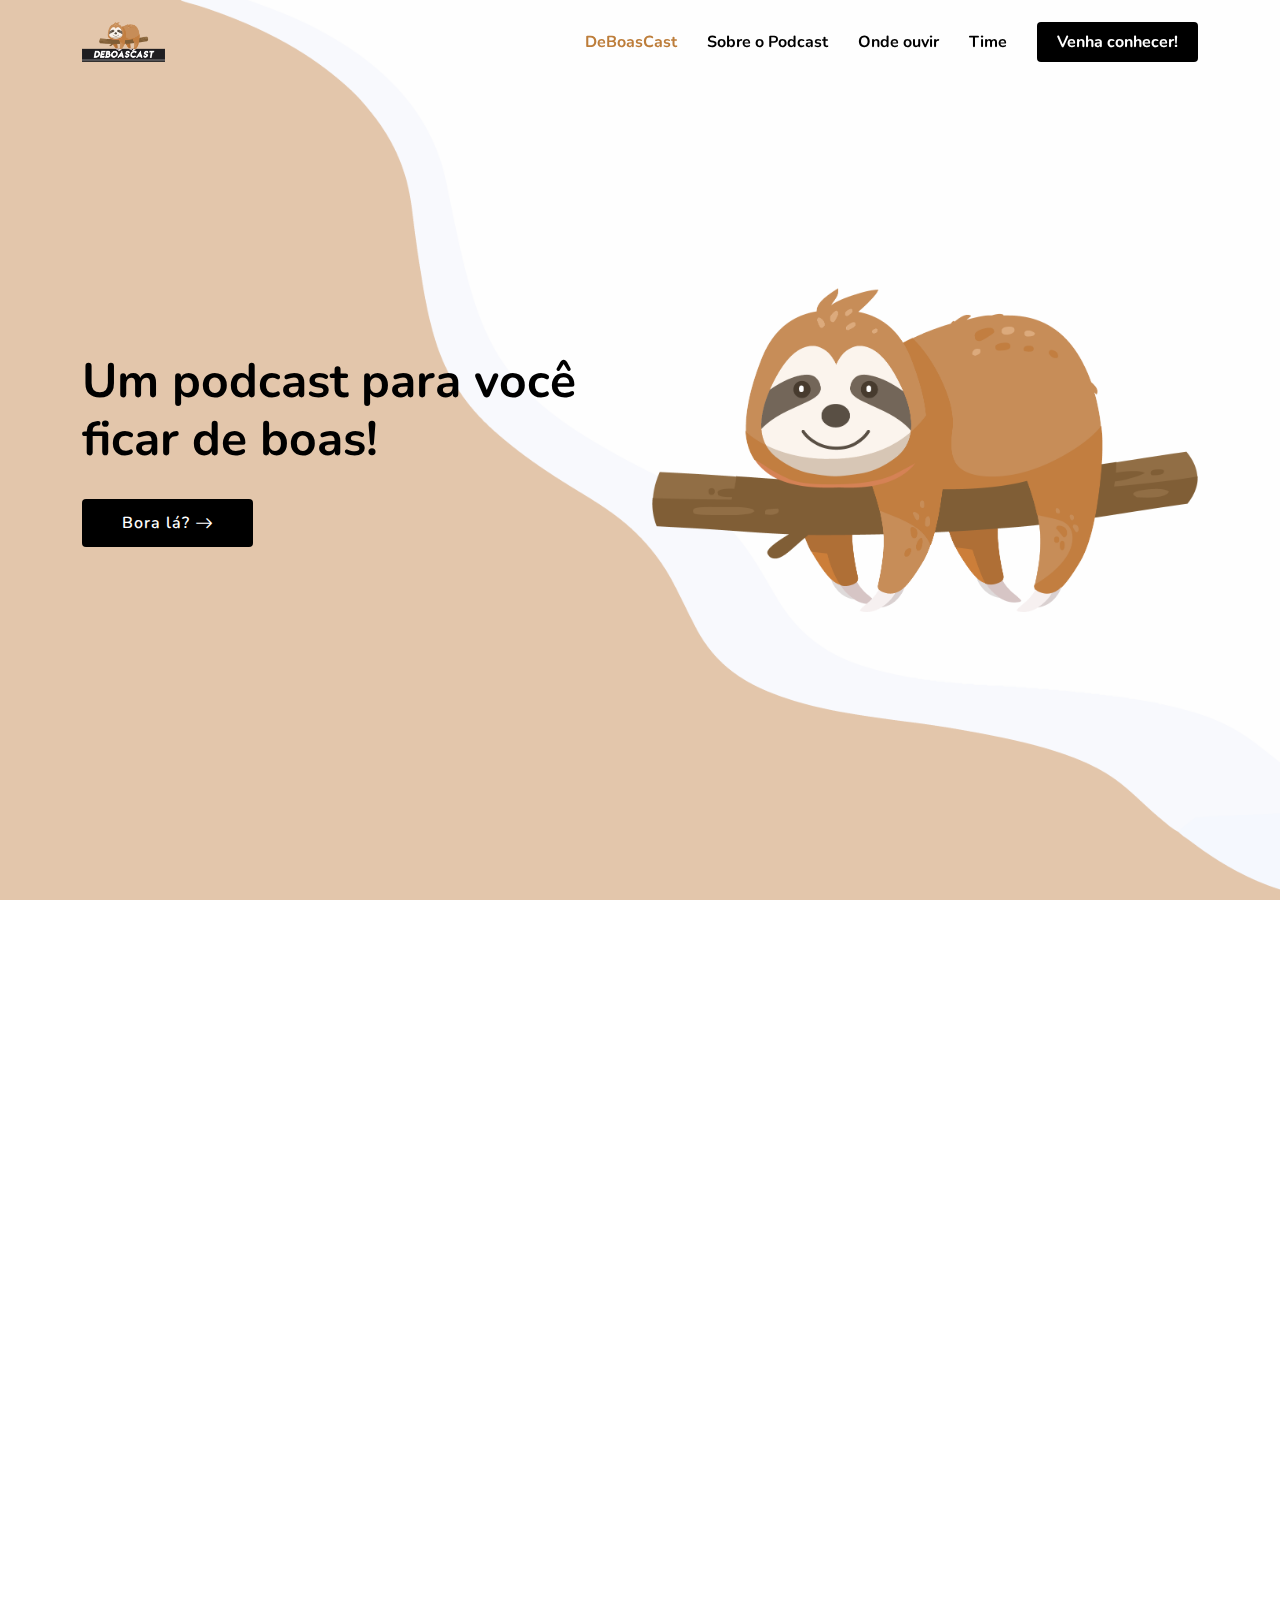
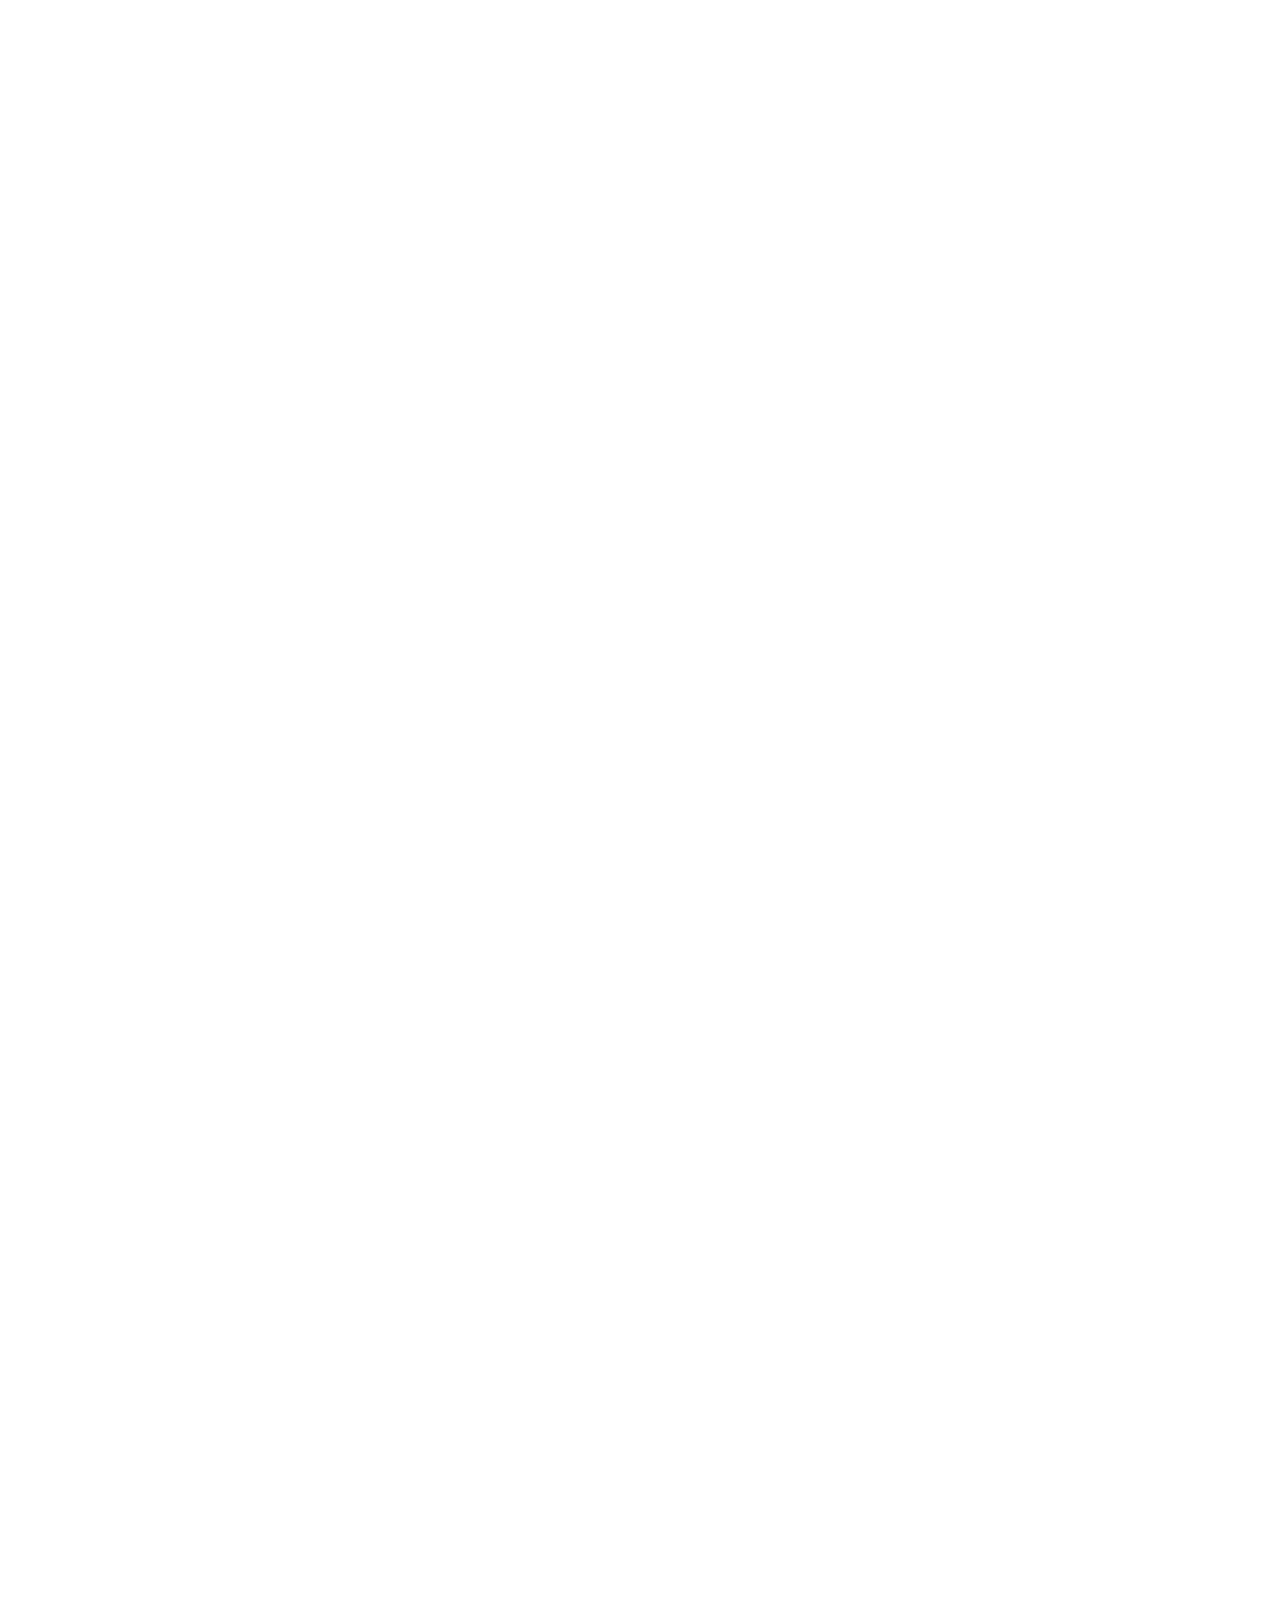
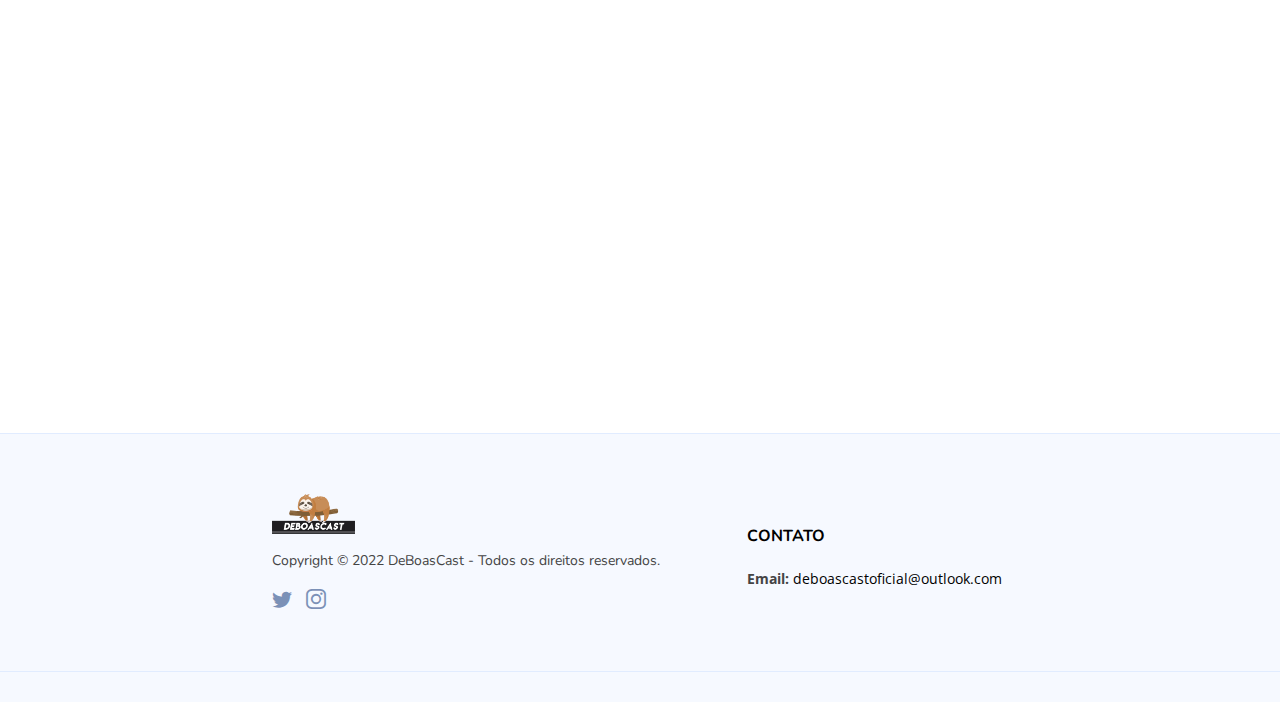
<file: index.html>
<!DOCTYPE html>
<html lang="pt-br">

<head>



  <meta charset="utf-8">
  <meta content="width=device-width, initial-scale=1.0" name="viewport">

  <title>DeBoasCast</title>
  <meta content="" name="description">
  <meta content="" name="keywords">

  <!-- Favicons -->
  <link href="assets/img/favicon.png" rel="icon">
  <link href="assets/img/logo.png" rel="logo">

  <!-- Google Fonts -->
  <link
    href="https://fonts.googleapis.com/css?family=Open+Sans:300,300i,400,400i,600,600i,700,700i|Nunito:300,300i,400,400i,600,600i,700,700i|Poppins:300,300i,400,400i,500,500i,600,600i,700,700i"
    rel="stylesheet">

  <!-- Vendor CSS Files -->
  <link href="assets/vendor/aos/aos.css" rel="stylesheet">
  <link href="assets/vendor/bootstrap/css/bootstrap.min.css" rel="stylesheet">
  <link href="assets/vendor/bootstrap-icons/bootstrap-icons.css" rel="stylesheet">
  <link href="assets/vendor/glightbox/css/glightbox.min.css" rel="stylesheet">
  <link href="assets/vendor/remixicon/remixicon.css" rel="stylesheet">
  <link href="assets/vendor/swiper/swiper-bundle.min.css" rel="stylesheet">

  <!-- Template Main CSS File -->
  <link href="assets/css/style.css" rel="stylesheet">

  <!-- Google tag (gtag.js) -->
  <script async src="https://www.googletagmanager.com/gtag/js?id=G-7PP4L8VK65"></script>
  <script>
    window.dataLayer = window.dataLayer || [];
    function gtag() { dataLayer.push(arguments); }
    gtag('js', new Date());

    gtag('config', 'G-7PP4L8VK65');
  </script>


</head>

<body>

  <!-- ======= Header ======= -->
  <header id="header" class="header fixed-top">
    <div class="container-fluid container-xl d-flex align-items-center justify-content-between">

      <a href="index.html" class="logo d-flex align-items-center">
        <img src="assets/img/logo.png" alt="">
      </a>

      <nav id="navbar" class="navbar">
        <ul>
          <li><a class="nav-link scrollto active" href="#hero">DeBoasCast</a></li>
          <li><a class="nav-link scrollto" href="#about">Sobre o Podcast</a></li>
          <li><a class="nav-link scrollto" href="#services">Onde ouvir</a></li>
          <li><a class="nav-link scrollto" href="#team">Time</a></li>
          <li><a class="getstarted scrollto" href="#services">Venha conhecer!</a></li>
        </ul>
        <i class="bi bi-list mobile-nav-toggle"></i>
      </nav><!-- .navbar -->

    </div>
  </header><!-- End Header -->

  <!-- ======= Hero Section ======= -->
  <section id="hero" class="hero d-flex align-items-center">

    <div class="container">
      <div class="row">
        <div class="col-lg-6 d-flex flex-column justify-content-center">
          <h1 data-aos="fade-up">Um podcast para você ficar de boas!</h1>
          <div data-aos="fade-up" data-aos-delay="600">
            <div class="text-center text-lg-start">
              <a href="#about"
                class="btn-get-started scrollto d-inline-flex align-items-center justify-content-center align-self-center">
                <span>Bora lá?</span>
                <i class="bi bi-arrow-right"></i>
              </a>
            </div>
          </div>
        </div>
        <div class="col-lg-6 hero-img" data-aos="zoom-out" data-aos-delay="200">
          <img src="assets/img/deboascast.png" class="img-fluid" alt="">
        </div>
      </div>
    </div>

  </section><!-- End Hero -->

  <main id="main">
    <!-- ======= About Section ======= -->
    <section id="about" class="about">

      <div class="container" data-aos="fade-up">
        <div class="row gx-0">

          <div class="col-lg-6 d-flex flex-column justify-content-center" data-aos="fade-up" data-aos-delay="200">
            <div class="content">
              <h3>Sobre o podcast</h3>
              <h2>Aquela boa conversa entre amigos</h2>
              <p>
                DeboasCast é um podcast em que a risada é garantida. Um papo solto, sem perder o fio. Com leveza,
                criamos conversas autênticas sobre os mais diversos temas.
              </p>
            </div>
          </div>

          <div class="col-lg-6 d-flex align-items-center" data-aos="zoom-out" data-aos-delay="200">
            <img src="assets/img/about.jpg" class="img-fluid" alt="">
          </div>

        </div>
      </div>

    </section><!-- End About Section -->

    <!-- ======= Services Section ======= -->
    <section id="services" class="services">

      <div class="container" data-aos="fade-up">

        <header class="section-header">
          <p>Estamos nas principais plataformas de podcast!</p>
        </header>

        <div class="row gy-4">

          <div class="col-lg-4 col-md-6" data-aos="fade-up" data-aos-delay="200">
            <div class="service-box blue">
              <img src="assets/img/spotify.png" alt="Logo Deezer">
              <br><br><br>
              <h3>Spotify</h3>
              <p>Não se esqueça de seguir o <strong>DeBoasCast</strong> para ser notificado sempre que tiver um episódio
                novo.</p>
              <a href="https://open.spotify.com/show/2kVSVNkNTw2prxW7HHqRiY" target="_blank"
                class="read-more"><span>Clique para ouvir</span> <i class="bi bi-arrow-right"></i></a>
            </div>
          </div>

          <div class="col-lg-4 col-md-6" data-aos="fade-up" data-aos-delay="300">
            <div class="service-box orange">
              <img src="assets/img/deezer.png" alt="Logo Deezer">
              <br><br><br>
              <h3>Deezer</h3>
              <p>Não se esqueça de seguir o <strong>DeBoasCast</strong> para ser notificado sempre que tiver um episódio
                novo.</p>
              <a href="https://www.deezer.com/br/show/1215762" target="_blank" class="read-more"><span>Clique para
                  ouvir</span> <i class="bi bi-arrow-right"></i></a>
            </div>
          </div>

          <div class="col-lg-4 col-md-6" data-aos="fade-up" data-aos-delay="400">
            <div class="service-box green">
              <img src="assets/img/googlePodcasts.png" alt="Logo Google Podcast">
              <br><br><br>
              <h3>Google Podcast</h3>
              <p>Não se esqueça de seguir o <strong>DeBoasCast</strong> para ser notificado sempre que tiver um episódio
                novo.</p>
              <a href="https://podcasts.google.com/feed/aHR0cDovL3Jzcy5jYXN0Ym94LmZtL2V2ZXJlc3QvYjdmNjM5ZDdiN2ZmNGRjMDgyZWZkNWFkYTFkZWQzZjgueG1s"
                target="_blank" class="read-more"><span>Clique para ouvir</span> <i class="bi bi-arrow-right"></i></a>
            </div>
          </div>



        </div>

        <br><br><br>

        <header class="section-header">
          <p>Ou se quiser, pode ouvir por aqui!</p>
        </header>

        <iframe src="https://castbox.fm/app/castbox/player/id2850572?v=8.22.11&autoplay=0" frameborder="0" width="100%"
          height="500"></iframe>

      </div>

    </section><!-- End Services Section -->

    <!-- ======= Team Section ======= -->
    <section id="team" class="team">

      <div class="container" data-aos="fade-up">

        <header class="section-header">
          <p>Nosso time</p>
        </header>

        <div class="row gy-4 align-items-center justify-content-center">

          <div class="col-lg-3 col-md-6 d-flex align-items-stretch" data-aos="fade-up" data-aos-delay="100">
            <div class="member">
              <div class="member-img">
                <img src="assets/img/team/team-1.jpg" class="img-fluid" alt="">
                <div class="social">
                  <a href="https://twitter.com/rr_lores" target="_blank"><i class="bi bi-twitter"></i></a>
                  <a href="https://www.instagram.com/rr_lores/" target="_blank"><i class="bi bi-instagram"></i></a>
                </div>
              </div>


              <div class="member-info">
                <h4>Rafael Lopes dos Santos</h4>
                <span>Fundador</span>
                <p>O PodCast foi criado com o objetivo de te deixar de boas. Você vai dar boas risadas, refletindo sobre
                  os temas discutidos e contando sempre com presenças ilustres!</p>
              </div>
            </div>
          </div>
        </div>
      </div>
    </section><!-- End Team Section -->

  </main><!-- End #main -->

  <!-- ======= Footer ======= -->
  <footer id="footer" class="footer">

    <div class="footer-top">
      <div class="container">
        <div class="row gy-4 align-items-center justify-content-center">
          <div class="col-lg-5 col-md-12 footer-info ">
            <a href="index.html" class="logo d-flex align-items-center">
              <img src="assets/img/logo.png" alt="">
            </a>
            <p>Copyright © 2022 DeBoasCast - Todos os direitos reservados.</p>
            <div class="social-links mt-3 ">
              <a href="https://twitter.com/DeBoasCast" target="_blank" class="twitter"><i class="bi bi-twitter"></i></a>
              <a href="https://www.instagram.com/deboascastoficial/" target="_blank" class="instagram"><i
                  class="bi bi-instagram"></i></a>
            </div>
          </div>

          <div class="col-lg-3 col-md-12 footer-contact text-center text-md-start">
            <h4>Contato</h4>
            <p>
              <strong>Email:</strong> <a href="mailto:" target="_blank">deboascastoficial@outlook.com</a><br>
            </p>

          </div>

        </div>
      </div>
    </div>


    </div>
  </footer><!-- End Footer -->

  <a href="#" class="back-to-top d-flex align-items-center justify-content-center"><i
      class="bi bi-arrow-up-short"></i></a>

  <!-- Vendor JS Files -->
  <script src="assets/vendor/purecounter/purecounter_vanilla.js"></script>
  <script src="assets/vendor/aos/aos.js"></script>
  <script src="assets/vendor/bootstrap/js/bootstrap.bundle.min.js"></script>
  <script src="assets/vendor/glightbox/js/glightbox.min.js"></script>
  <script src="assets/vendor/isotope-layout/isotope.pkgd.min.js"></script>
  <script src="assets/vendor/swiper/swiper-bundle.min.js"></script>
  <script src="assets/vendor/php-email-form/validate.js"></script>

  <!-- Template Main JS File -->
  <script src="assets/js/main.js"></script>

</body>

</html>
</file>
<file: assets/css/style.css>
/*--------------------------------------------------------------
# General
--------------------------------------------------------------*/
:root {
  scroll-behavior: smooth;
}

body {
  font-family: "Open Sans", sans-serif;
  color: #444444;
}

a {
  color: #000000;
  text-decoration: none;
}

a:hover {
  color: #000000;
  text-decoration: none;
}

h1,
h2,
h3,
h4,
h5,
h6 {
  font-family: "Nunito", sans-serif;
}

/*--------------------------------------------------------------
# Sections
--------------------------------------------------------------*/
section {
  padding: 60px 0;
  overflow: hidden;
}

.section-header {
  text-align: center;
  padding-bottom: 40px;
}

.section-header h2 {
  font-size: 13px;
  letter-spacing: 1px;
  font-weight: 700;
  margin: 0;
  color: #000000;
  text-transform: uppercase;
}

.section-header p {
  margin: 10px 0 0 0;
  padding: 0;
  font-size: 38px;
  line-height: 42px;
  font-weight: 700;
  color: #000;
}

@media (max-width: 768px) {
  .section-header p {
    font-size: 28px;
    line-height: 32px;
  }
}

/*--------------------------------------------------------------
# Breadcrumbs
--------------------------------------------------------------*/
.breadcrumbs {
  padding: 15px 0;
  background: #012970;
  min-height: 40px;
  margin-top: 82px;
  color: #fff;
}

@media (max-width: 992px) {
  .breadcrumbs {
    margin-top: 57px;
  }
}

.breadcrumbs h2 {
  font-size: 28px;
  font-weight: 500;
}

.breadcrumbs ol {
  display: flex;
  flex-wrap: wrap;
  list-style: none;
  padding: 0 0 10px 0;
  margin: 0;
  font-size: 14px;
}

.breadcrumbs ol a {
  color: #fff;
  transition: 0.3s;
}

.breadcrumbs ol a:hover {
  text-decoration: underline;
}

.breadcrumbs ol li+li {
  padding-left: 10px;
}

.breadcrumbs ol li+li::before {
  display: inline-block;
  padding-right: 10px;
  color: #8894f6;
  content: "/";
}

/*--------------------------------------------------------------
# Back to top button
--------------------------------------------------------------*/
.back-to-top {
  position: fixed;
  visibility: hidden;
  opacity: 0;
  right: 15px;
  bottom: 15px;
  z-index: 99999;
  background: #000000;
  width: 40px;
  height: 40px;
  border-radius: 4px;
  transition: all 0.4s;
}

.back-to-top i {
  font-size: 24px;
  color: #fff;
  line-height: 0;
}

.back-to-top:hover {
  background: #6776f4;
  color: #fff;
}

.back-to-top.active {
  visibility: visible;
  opacity: 1;
}

/*--------------------------------------------------------------
# Disable aos animation delay on mobile devices
--------------------------------------------------------------*/
@media screen and (max-width: 768px) {
  [data-aos-delay] {
    transition-delay: 0 !important;
  }
}

/*--------------------------------------------------------------
# Header
--------------------------------------------------------------*/
.header {
  transition: all 0.5s;
  z-index: 997;
  padding: 20px 0;
}

.header.header-scrolled {
  background: #fff;
  padding: 15px 0;
  box-shadow: 0px 2px 20px rgba(1, 41, 112, 0.1);
}

.header .logo {
  line-height: 0;
}

.header .logo img {
  max-height: 40px;
  margin-right: 6px;
}

.header .logo span {
  font-size: 30px;
  font-weight: 700;
  letter-spacing: 1px;
  color: #000000;
  font-family: "Nunito", sans-serif;
  margin-top: 3px;
}

/*--------------------------------------------------------------
# Navigation Menu
--------------------------------------------------------------*/
/**
* Desktop Navigation 
*/
.navbar {
  padding: 0;
}

.navbar ul {
  margin: 0;
  padding: 0;
  display: flex;
  list-style: none;
  align-items: center;
}

.navbar li {
  position: relative;
}

.navbar a,
.navbar a:focus {
  display: flex;
  align-items: center;
  justify-content: space-between;
  padding: 10px 0 10px 30px;
  font-family: "Nunito", sans-serif;
  font-size: 16px;
  font-weight: 700;
  color: #000000;
  white-space: nowrap;
  transition: 0.3s;
}

.navbar a i,
.navbar a:focus i {
  font-size: 12px;
  line-height: 0;
  margin-left: 5px;
}

.navbar a:hover,
.navbar .active,
.navbar .active:focus,
.navbar li:hover>a {
  color: #bd7d3a;
}

.navbar .getstarted,
.navbar .getstarted:focus {
  background: #000000;
  padding: 8px 20px;
  margin-left: 30px;
  border-radius: 4px;
  color: #fff;
}

.navbar .getstarted:hover,
.navbar .getstarted:focus:hover {
  color: #fff;
  background: #000000;
}

.navbar .dropdown ul {
  display: block;
  position: absolute;
  left: 14px;
  top: calc(100% + 30px);
  margin: 0;
  padding: 10px 0;
  z-index: 99;
  opacity: 0;
  visibility: hidden;
  background: #fff;
  box-shadow: 0px 0px 30px rgba(127, 137, 161, 0.25);
  transition: 0.3s;
  border-radius: 4px;
}

.navbar .dropdown ul li {
  min-width: 200px;
}

.navbar .dropdown ul a {
  padding: 10px 20px;
  font-size: 15px;
  text-transform: none;
  font-weight: 600;
}

.navbar .dropdown ul a i {
  font-size: 12px;
}

.navbar .dropdown ul a:hover,
.navbar .dropdown ul .active:hover,
.navbar .dropdown ul li:hover>a {
  color: #000000;
}

.navbar .dropdown:hover>ul {
  opacity: 1;
  top: 100%;
  visibility: visible;
}

.navbar .dropdown .dropdown ul {
  top: 0;
  left: calc(100% - 30px);
  visibility: hidden;
}

.navbar .dropdown .dropdown:hover>ul {
  opacity: 1;
  top: 0;
  left: 100%;
  visibility: visible;
}

@media (max-width: 1366px) {
  .navbar .dropdown .dropdown ul {
    left: -90%;
  }

  .navbar .dropdown .dropdown:hover>ul {
    left: -100%;
  }
}

/**
* Mobile Navigation 
*/
.mobile-nav-toggle {
  color: #012970;
  font-size: 28px;
  cursor: pointer;
  display: none;
  line-height: 0;
  transition: 0.5s;
}

.mobile-nav-toggle.bi-x {
  color: #fff;
}

@media (max-width: 991px) {
  .mobile-nav-toggle {
    display: block;
  }

  .navbar ul {
    display: none;
  }
}

.navbar-mobile {
  position: fixed;
  overflow: hidden;
  top: 0;
  right: 0;
  left: 0;
  bottom: 0;
  background: rgba(1, 22, 61, 0.9);
  transition: 0.3s;
}

.navbar-mobile .mobile-nav-toggle {
  position: absolute;
  top: 15px;
  right: 15px;
}

.navbar-mobile ul {
  display: block;
  position: absolute;
  top: 55px;
  right: 15px;
  bottom: 15px;
  left: 15px;
  padding: 10px 0;
  border-radius: 10px;
  background-color: #fff;
  overflow-y: auto;
  transition: 0.3s;
}

.navbar-mobile a,
.navbar-mobile a:focus {
  padding: 10px 20px;
  font-size: 15px;
  color: #012970;
}

.navbar-mobile a:hover,
.navbar-mobile .active,
.navbar-mobile li:hover>a {
  color: #4154f1;
}

.navbar-mobile .getstarted,
.navbar-mobile .getstarted:focus {
  margin: 15px;
}

.navbar-mobile .dropdown ul {
  position: static;
  display: none;
  margin: 10px 20px;
  padding: 10px 0;
  z-index: 99;
  opacity: 1;
  visibility: visible;
  background: #fff;
  box-shadow: 0px 0px 30px rgba(127, 137, 161, 0.25);
}

.navbar-mobile .dropdown ul li {
  min-width: 200px;
}

.navbar-mobile .dropdown ul a {
  padding: 10px 20px;
}

.navbar-mobile .dropdown ul a i {
  font-size: 12px;
}

.navbar-mobile .dropdown ul a:hover,
.navbar-mobile .dropdown ul .active:hover,
.navbar-mobile .dropdown ul li:hover>a {
  color: #4154f1;
}

.navbar-mobile .dropdown>.dropdown-active {
  display: block;
}

/*--------------------------------------------------------------
# Hero Section
--------------------------------------------------------------*/
.hero {
  width: 100%;
  height: 100vh;
  background: url(../img/hero-bg.png) top center no-repeat;
  background-size: cover;
}

.hero h1 {
  margin: 0;
  font-size: 48px;
  font-weight: 700;
  color: #000000;
}

.hero h2 {
  color: #444444;
  margin: 15px 0 0 0;
  font-size: 26px;
}

.hero .btn-get-started {
  margin-top: 30px;
  line-height: 0;
  padding: 15px 40px;
  border-radius: 4px;
  transition: 0.5s;
  color: #fff;
  background: #000000;
}

.hero .btn-get-started span {
  font-family: "Nunito", sans-serif;
  font-weight: 600;
  font-size: 16px;
  letter-spacing: 1px;
}

.hero .btn-get-started i {
  margin-left: 5px;
  font-size: 18px;
  transition: 0.3s;
}

.hero .btn-get-started:hover i {
  transform: translateX(5px);
}

.hero .hero-img {
  text-align: right;
}

@media (min-width: 1024px) {
  .hero {
    background-attachment: fixed;
  }
}

@media (max-width: 991px) {
  .hero {
    height: auto;
    padding: 120px 0 60px 0;
  }

  .hero .hero-img {
    text-align: center;
    margin-top: 80px;
  }

  .hero .hero-img img {
    width: 80%;
  }
}

@media (max-width: 768px) {
  .hero {
    text-align: center;
  }

  .hero h1 {
    font-size: 32px;
  }

  .hero h2 {
    font-size: 24px;
  }

  .hero .hero-img img {
    width: 100%;
  }
}

/*--------------------------------------------------------------
# Index Page
--------------------------------------------------------------*/
/*--------------------------------------------------------------
# About
--------------------------------------------------------------*/
.about .content {
  background-color: #f6f9ff;
  padding: 40px;
}

.about h3 {
  font-size: 14px;
  font-weight: 700;
  color: #c78d58;
  text-transform: uppercase;
}

.about h2 {
  font-size: 24px;
  font-weight: 700;
  color: #000;
}

.about p {
  margin: 15px 0 30px 0;
  line-height: 24px;
}

.about .btn-read-more {
  line-height: 0;
  padding: 15px 40px;
  border-radius: 4px;
  transition: 0.5s;
  color: #fff;
  background: #000000;
}

.about .btn-read-more span {
  font-family: "Nunito", sans-serif;
  font-weight: 600;
  font-size: 16px;
  letter-spacing: 1px;
}

.about .btn-read-more i {
  margin-left: 5px;
  font-size: 18px;
  transition: 0.3s;
}

.about .btn-read-more:hover i {
  transform: translateX(5px);
}

/*--------------------------------------------------------------
# Services
--------------------------------------------------------------*/
.services .service-box {
  box-shadow: 0px 0 30px rgba(1, 41, 112, 0.08);
  height: 100%;
  padding: 60px 30px;
  text-align: center;
  transition: 0.3s;
  border-radius: 5px;
}

.services .service-box .icon {
  font-size: 36px;
  padding: 40px 20px;
  border-radius: 4px;
  position: relative;
  margin-bottom: 25px;
  display: inline-block;
  line-height: 0;
  transition: 0.3s;
}

.services .service-box h3 {
  color: #444444;
  font-weight: 700;
}

.services .service-box .read-more {
  display: inline-flex;
  align-items: center;
  justify-content: center;
  font-weight: 600;
  font-size: 16px;
  padding: 8px 20px;
}

.services .service-box .read-more i {
  line-height: 0;
  margin-left: 5px;
  font-size: 18px;
}

.services .service-box.blue {
  border-bottom: 3px solid #00bd60;
}


.services .service-box.blue .read-more {
  color: #00bd60;
}

.services .service-box.blue:hover {
  background: #000;
}

.services .service-box.orange {
  border-bottom: 3px solid #931565;
}


.services .service-box.orange .read-more {
  color: #931565;
}

.services .service-box.orange:hover {
  background: #000;
}

.services .service-box.green {
  border-bottom: 3px solid #ffbb4b;
}


.services .service-box.green .read-more {
  color: #ffbb4b;
}

.services .service-box.green:hover {
  background: #000;
}


.services .service-box:hover h3,
.services .service-box:hover p,
.services .service-box:hover .read-more {
  color: #fff;
}

.services .service-box:hover .icon {
  background: #fff;
}

/*--------------------------------------------------------------
# Team
--------------------------------------------------------------*/
.team {
  background: #fff;
  padding: 60px 0;
}

.team .member {
  overflow: hidden;
  text-align: center;
  border-radius: 5px;
  background: #fff;
  box-shadow: 0px 0 30px rgba(1, 41, 112, 0.08);
  transition: 0.3s;
}

.team .member .member-img {
  position: relative;
  overflow: hidden;
}

.team .member .member-img:after {
  position: absolute;
  content: "";
  left: 0;
  bottom: 0;
  height: 100%;
  width: 100%;
  background: url(../img/team-shape.svg) no-repeat center bottom;
  background-size: contain;
  z-index: 1;
}

.team .member .social {
  position: absolute;
  right: -100%;
  top: 30px;
  opacity: 0;
  border-radius: 4px;
  transition: 0.5s;
  background: rgba(255, 255, 255, 0.3);
  z-index: 2;
}

.team .member .social a {
  transition: color 0.3s;
  color: rgba(1, 41, 112, 0.5);
  margin: 15px 12px;
  display: block;
  line-height: 0;
  text-align: center;
}

.team .member .social a:hover {
  color: rgba(1, 41, 112, 0.8);
}

.team .member .social i {
  font-size: 18px;
}

.team .member .member-info {
  padding: 10px 15px 20px 15px;
}

.team .member .member-info h4 {
  font-weight: 700;
  margin-bottom: 5px;
  font-size: 20px;
  color: #000;
}

.team .member .member-info span {
  display: block;
  font-size: 14px;
  font-weight: 400;
  color: #aaaaaa;
}

.team .member .member-info p {
  font-style: italic;
  font-size: 14px;
  padding-top: 15px;
  line-height: 26px;
  color: #5e5e5e;
}

.team .member:hover {
  transform: scale(1.08);
  box-shadow: 0px 0 30px rgba(1, 41, 112, 0.1);
}

.team .member:hover .social {
  right: 8px;
  opacity: 1;
}

/*--------------------------------------------------------------
# Footer
--------------------------------------------------------------*/
.footer {
  background: #f6f9ff;
  padding: 0 0 30px 0;
  font-size: 14px;
}

.footer .footer-newsletter {
  padding: 50px 0;
  background: #f6f9ff;
  border-top: 1px solid #e1ecff;
}

.footer .footer-newsletter h4 {
  font-size: 24px;
  margin: 0 0 10px 0;
  padding: 0;
  line-height: 1;
  font-weight: 700;
  color: #012970;
}

.footer .footer-newsletter form {
  margin-top: 20px;
  background: #fff;
  padding: 6px 10px;
  position: relative;
  border-radius: 4px;
  border: 1px solid #e1ecff;
}

.footer .footer-newsletter form input[type=email] {
  border: 0;
  padding: 8px;
  width: calc(100% - 140px);
}

.footer .footer-newsletter form input[type=submit] {
  position: absolute;
  top: 0;
  right: 0;
  bottom: 0;
  border: 0;
  background: none;
  font-size: 16px;
  padding: 0 30px;
  margin: 3px;
  background: #000;
  color: #fff;
  transition: 0.3s;
  border-radius: 4px;
}

.footer .footer-newsletter form input[type=submit]:hover {
  background: #5969f3;
}

.footer .footer-top {
  background-size: contain;
  border-top: 1px solid #e1ecff;
  border-bottom: 1px solid #e1ecff;
  padding: 60px 0 30px 0;
}

@media (max-width: 992px) {
  .footer .footer-top {
    background-position: center bottom;
  }
}

.footer .footer-top .footer-info {
  margin-bottom: 30px;
}

.footer .footer-top .footer-info .logo {
  line-height: 0;
  margin-bottom: 15px;
}

.footer .footer-top .footer-info .logo img {
  max-height: 40px;
  margin-right: 6px;
}

.footer .footer-top .footer-info .logo span {
  font-size: 30px;
  font-weight: 700;
  letter-spacing: 1px;
  color: #000000;
  font-family: "Nunito", sans-serif;
  margin-top: 3px;
}

.footer .footer-top .footer-info p {
  font-size: 14px;
  line-height: 24px;
  margin-bottom: 0;
  font-family: "Nunito", sans-serif;
}

.footer .footer-top .social-links a {
  font-size: 20px;
  display: inline-block;
  color: rgba(1, 41, 112, 0.5);
  line-height: 0;
  margin-right: 10px;
  transition: 0.3s;
}

.footer .footer-top .social-links a:hover {
  color: #000;
}

.footer .footer-top h4 {
  font-size: 16px;
  font-weight: bold;
  color: #000;
  text-transform: uppercase;
  position: relative;
  padding-bottom: 12px;
}

.footer .footer-top .footer-links {
  margin-bottom: 30px;
}

.footer .footer-top .footer-links ul {
  list-style: none;
  padding: 0;
  margin: 0;
}

.footer .footer-top .footer-links ul i {
  padding-right: 2px;
  color: #d0d4fc;
  font-size: 12px;
  line-height: 0;
}

.footer .footer-top .footer-links ul li {
  padding: 10px 0;
  display: flex;
  align-items: center;
}

.footer .footer-top .footer-links ul li:first-child {
  padding-top: 0;
}

.footer .footer-top .footer-links ul a {
  color: #013289;
  transition: 0.3s;
  display: inline-block;
  line-height: 1;
}

.footer .footer-top .footer-links ul a:hover {
  color: #4154f1;
}

.footer .footer-top .footer-contact p {
  line-height: 26px;
}

.footer .copyright {
  text-align: center;
  padding-top: 30px;
  color: #012970;
}

.footer .credits {
  padding-top: 10px;
  text-align: center;
  font-size: 13px;
  color: #012970;
}
</file>
